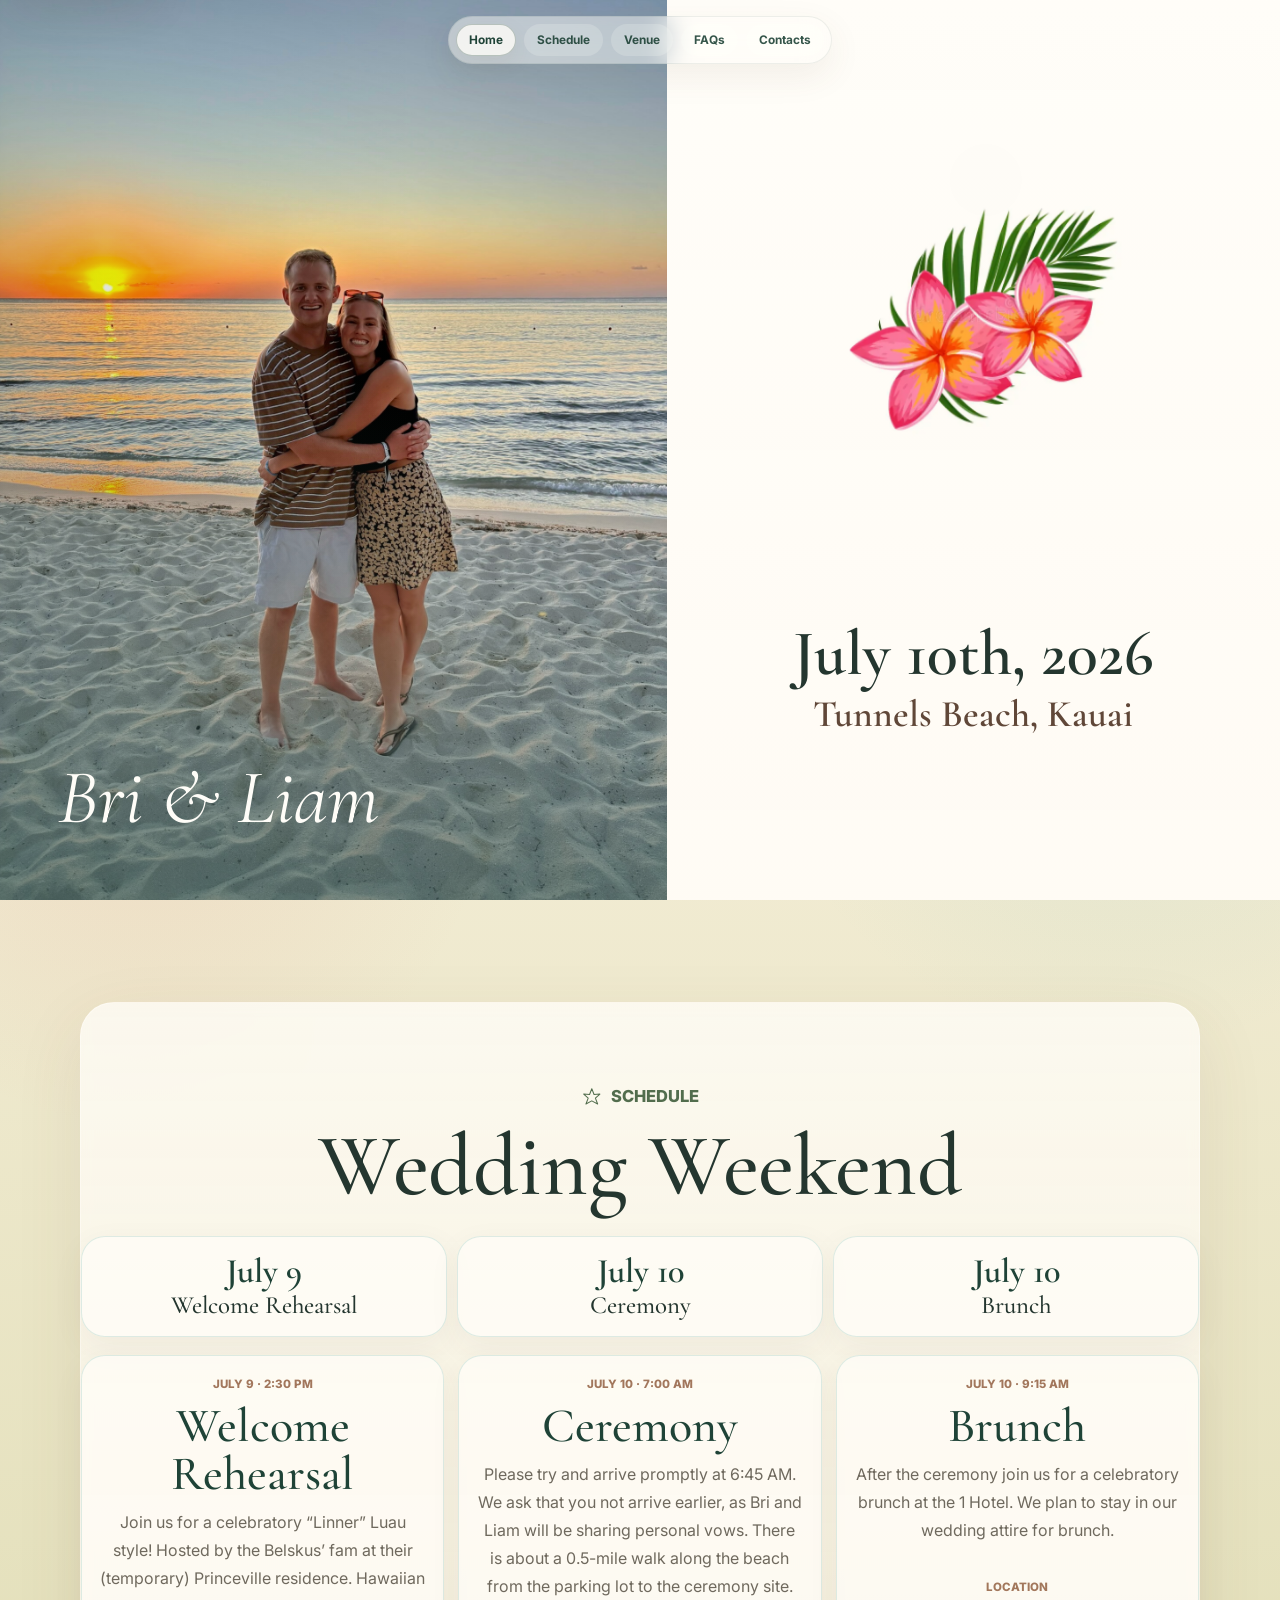
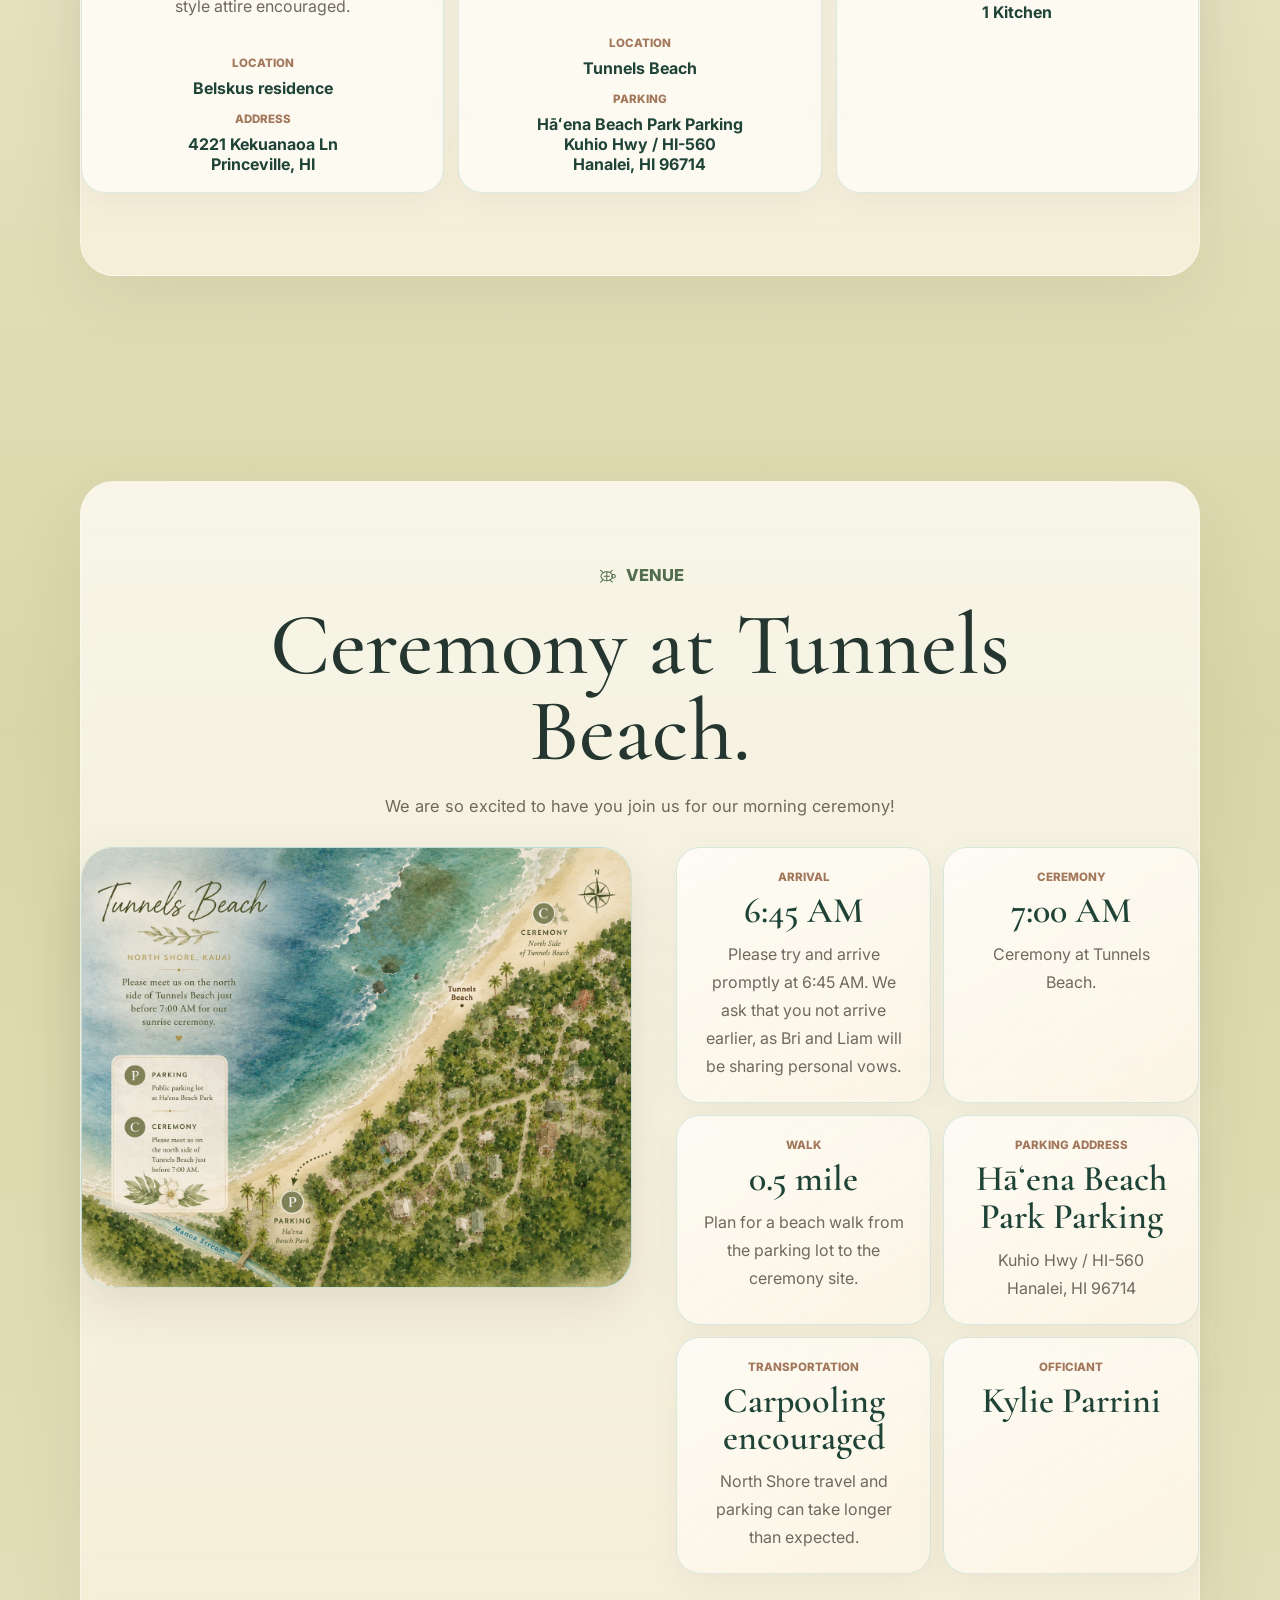
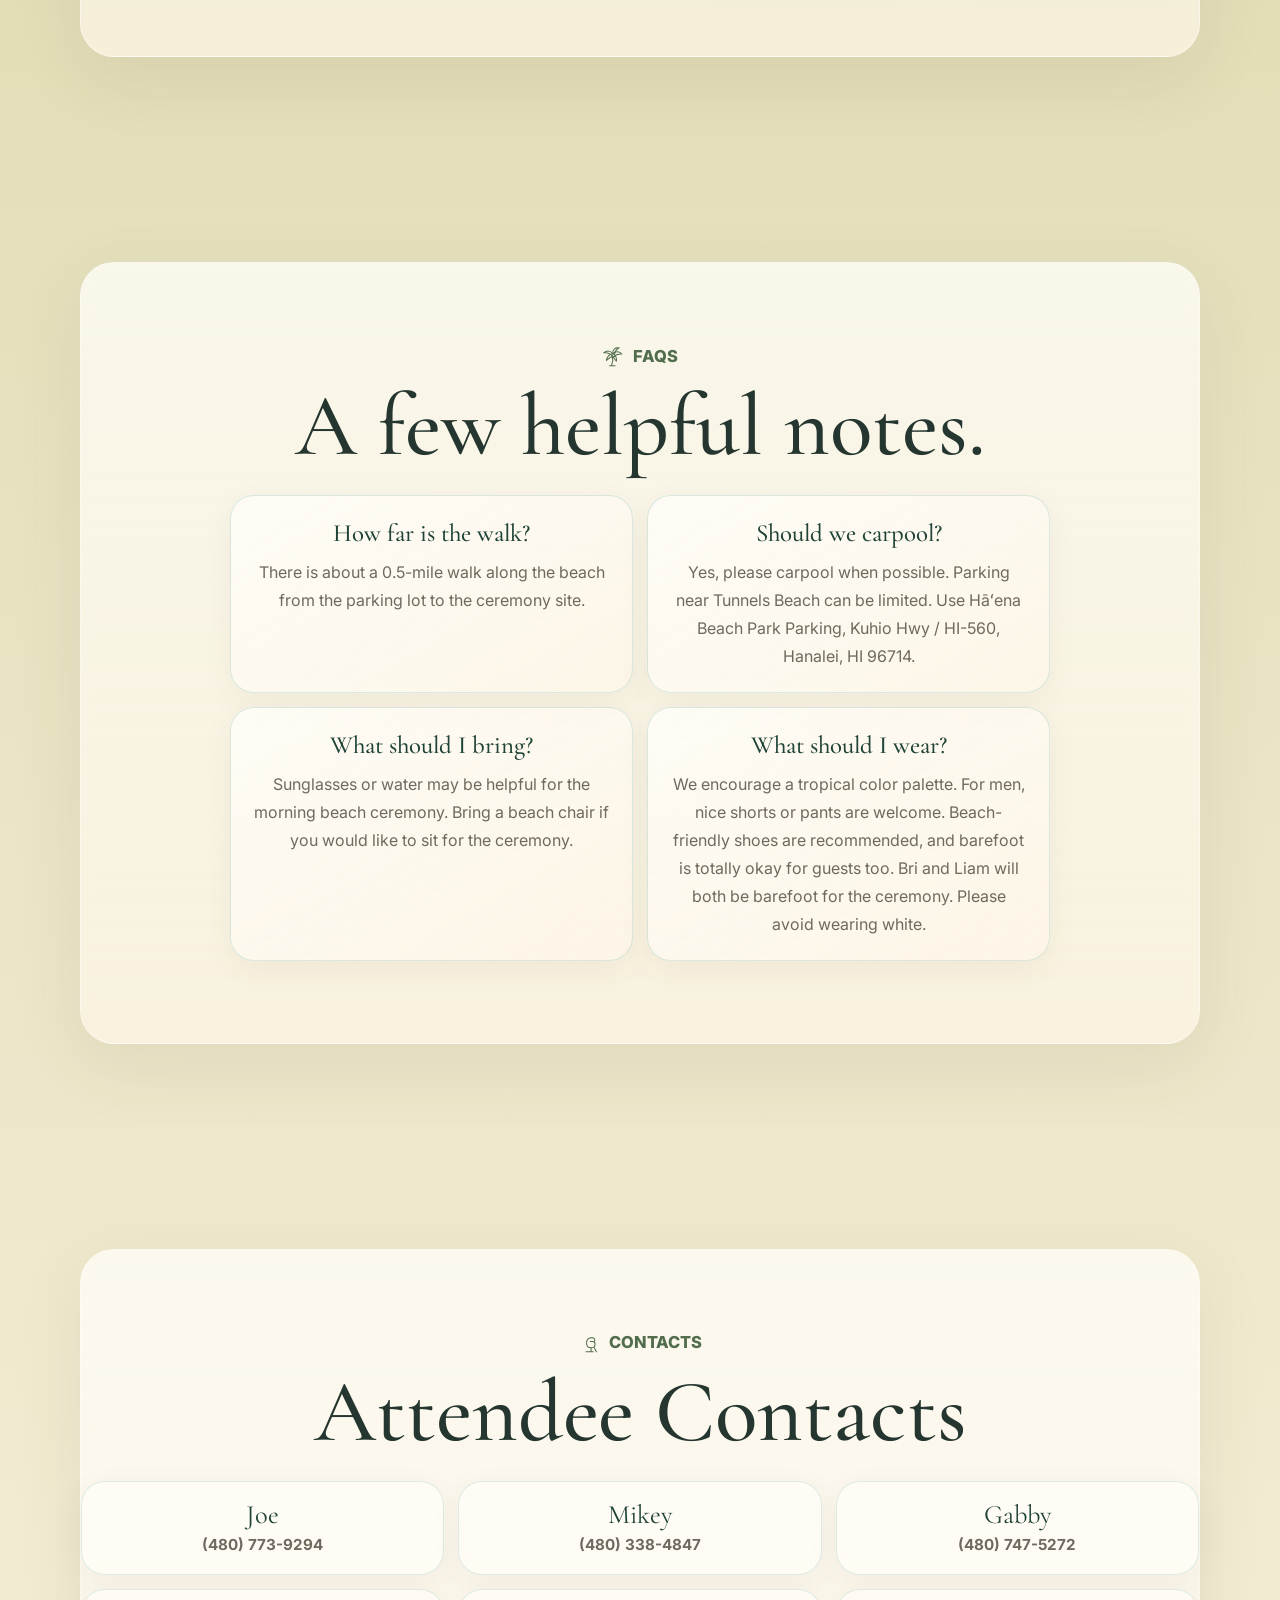
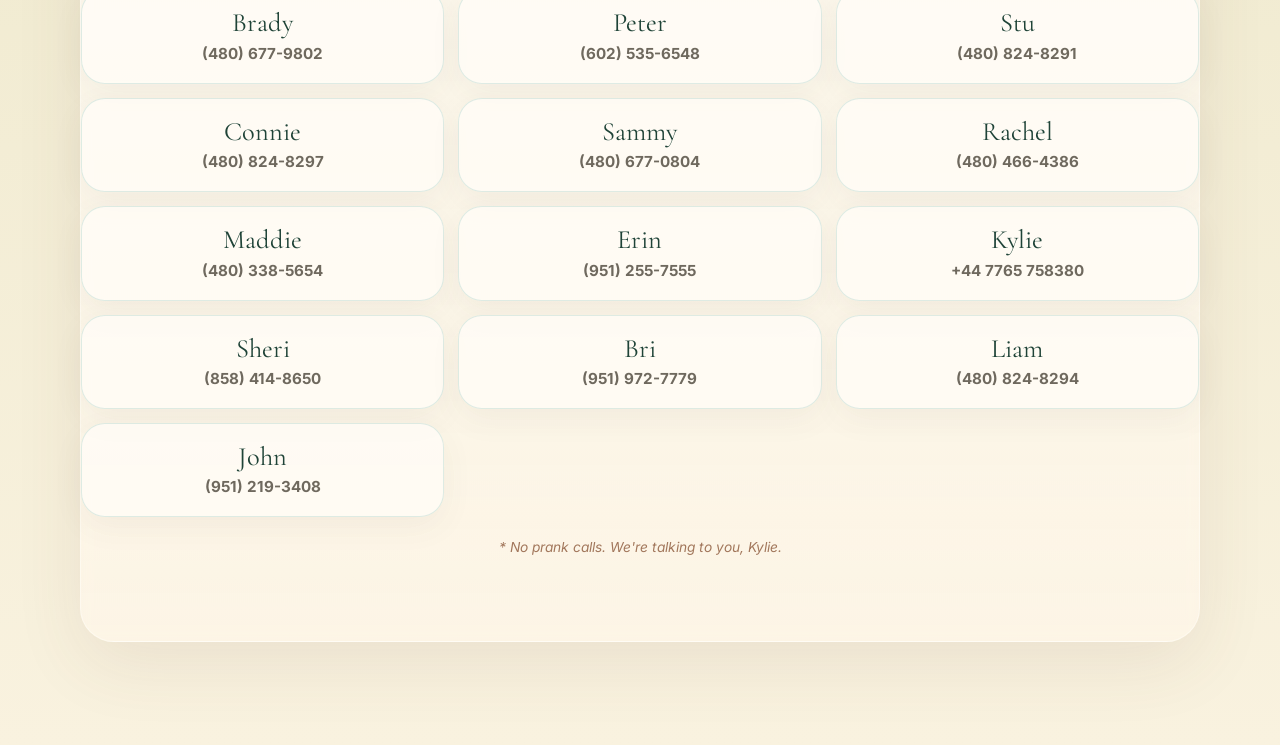
<file: index.html>
<!doctype html>
<html lang="en">
  <head>
    <meta charset="utf-8">
    <meta name="viewport" content="width=device-width, initial-scale=1">
    <meta
      name="description"
      content="Bri and Liam's intimate wedding weekend on Kauai's North Shore."
    >
    <!-- LINK PREVIEW: this controls the photo/title shown in texts and social shares. -->
    <meta property="og:title" content="Bri & Liam | North Shore Kauai">
    <meta property="og:description" content="A sunrise celebration at Tunnels Beach on Kauai's North Shore.">
    <meta property="og:type" content="website">
    <meta property="og:url" content="https://briandliam.com/">
    <meta property="og:image" content="https://briandliam.com/assets/bri-liam-link-preview.jpeg">
    <meta property="og:image:alt" content="Bri and Liam smiling together at Tunnels Beach in Kauai.">
    <meta property="og:image:width" content="768">
    <meta property="og:image:height" content="1024">
    <meta name="twitter:card" content="summary_large_image">
    <meta name="twitter:title" content="Bri & Liam | North Shore Kauai">
    <meta name="twitter:description" content="A sunrise celebration at Tunnels Beach on Kauai's North Shore.">
    <meta name="twitter:image" content="https://briandliam.com/assets/bri-liam-link-preview.jpeg">
    <title>Bri & Liam | North Shore Kauai</title>

    <!-- Fonts: update these Google Fonts links if you want a different typography direction. -->
    <link rel="preconnect" href="https://fonts.googleapis.com">
    <link rel="preconnect" href="https://fonts.gstatic.com" crossorigin>
    <link
      href="https://fonts.googleapis.com/css2?family=Cormorant+Garamond:ital,wght@0,400;0,500;0,600;1,400&family=Inter:wght@400;500;600;700&display=swap"
      rel="stylesheet"
    >
    <link rel="stylesheet" href="styles.css">
  </head>
  <body>
    <a class="skip-link" href="#main">Skip to content</a>

    <!-- DECORATIVE MOTIFS: reusable beach/tropical icons used in headings and the hero. -->
    <svg class="motif-sprite" aria-hidden="true" focusable="false">
      <symbol id="motif-shell" viewBox="0 0 48 48">
        <path d="M8 34c2-14 9-22 16-22s14 8 16 22" />
        <path d="M12 34h24M24 12v22M16 17l6 17M32 17l-6 17M10 39h28" />
      </symbol>
      <symbol id="motif-turtle" viewBox="0 0 48 48">
        <ellipse cx="24" cy="25" rx="13" ry="10" />
        <circle cx="39" cy="25" r="4" />
        <path d="M16 17l-6-5M16 33l-6 5M31 17l5-5M31 33l5 5M18 25h12M24 15v20" />
      </symbol>
      <symbol id="motif-hibiscus" viewBox="0 0 48 48">
        <path d="M24 24c-8-7-5-15 2-14 5 1 7 6 3 12 10-3 14 4 9 9-4 4-10 2-13-4 1 11-8 14-12 8-3-5 1-10 9-10-9-5-7-13 0-14 5-1 8 4 2 13Z" />
        <circle cx="24" cy="24" r="3" />
        <path d="M28 20l8-8" />
      </symbol>
      <symbol id="motif-fish" viewBox="0 0 48 48">
        <path d="M8 24c7-9 18-10 27 0-9 10-20 9-27 0Z" />
        <path d="M35 24l7-7v14l-7-7ZM17 20c3 3 3 5 0 8" />
        <circle cx="14" cy="23" r="1.5" />
      </symbol>
      <symbol id="motif-starfish" viewBox="0 0 48 48">
        <path d="M24 6l5 13 13-1-10 9 5 13-13-7-13 7 5-13L6 18l13 1 5-13Z" />
      </symbol>
      <symbol id="motif-waterfall" viewBox="0 0 48 48">
        <path d="M14 7h20M17 12c0 8 3 11 3 18M24 12c-2 8 2 13-1 22M31 12c-1 7 2 11-2 18" />
        <path d="M10 38c4-3 8-3 12 0s8 3 16 0" />
      </symbol>
      <symbol id="motif-flamingo" viewBox="0 0 48 48">
        <path d="M31 13c-8 0-12 5-12 12 0 6 4 10 10 10 5 0 9-3 9-8 0-3-2-6-6-6h-5" />
        <path d="M31 13c6 0 8 4 5 8M29 35v9M36 35l5 9M18 44h16" />
      </symbol>
      <symbol id="motif-palm" viewBox="0 0 48 48">
        <path d="M24 17c-6-7-14-7-20-2 8-1 14 1 20 8" />
        <path d="M24 17c-1-9 5-14 14-13-7 4-10 8-10 16" />
        <path d="M24 17c7-6 15-5 20 1-8-1-13 1-18 7" />
        <path d="M24 17c-8 1-13 7-14 15 5-5 10-8 17-9" />
        <path d="M24 17c6 3 9 9 8 17-3-5-6-8-10-11" />
        <path d="M23 22c2 8 1 15-2 22M17 44h12" />
      </symbol>
    </svg>

    <header class="site-header">
      <nav aria-label="Primary navigation">
        <button class="tab-button is-active" type="button" data-tab="home">Home</button>
        <button class="tab-button" type="button" data-tab="schedule">Schedule</button>
        <button class="tab-button" type="button" data-tab="venue">Venue</button>
        <button class="tab-button" type="button" data-tab="faqs">FAQs</button>
        <button class="tab-button" type="button" data-tab="contacts">Contacts</button>
      </nav>
    </header>

    <main id="main">
      <section class="page-panel title-panel" id="home-panel" data-panel="home">
        <div class="title-slide">
          <figure class="title-photo-panel">
            <!-- HOME PHOTO: replace this image in assets/ if you want a different title photo. -->
            <img src="assets/bri-liam-title-photo.jpeg" alt="Bri and Liam standing together on the beach at sunset.">
            <figcaption>
              <span>Bri & Liam</span>
            </figcaption>
          </figure>
          <div class="title-invite reveal">
            <img class="invite-floral" src="assets/title-tropical-flower.png" alt="">
            <div class="title-copy">
              <h1 id="hero-title" class="sr-only">Bri and Liam's Wedding</h1>
              <p class="title-date">July 10th, 2026</p>
              <p class="title-location">Tunnels Beach, Kauai</p>
            </div>
          </div>
        </div>
      </section>

      <section class="page-panel content-panel" id="schedule-panel" data-panel="schedule">
        <div class="section-wrap reveal">
          <div class="section-heading centered">
            <p class="eyebrow"><svg class="motif-icon" aria-hidden="true" focusable="false"><use href="#motif-starfish"></use></svg>Schedule</p>
            <h2>Wedding Weekend</h2>
          </div>
          <div class="schedule-strip" aria-label="Brief wedding weekend schedule">
            <span>
              <strong>July 9</strong>
              <em>Welcome Rehearsal</em>
            </span>
            <span>
              <strong>July 10</strong>
              <em>Ceremony</em>
            </span>
            <span>
              <strong>July 10</strong>
              <em>Brunch</em>
            </span>
          </div>
          <div class="schedule-card-grid">
            <article>
              <p class="date">July 9 · 2:30 PM</p>
              <h3>Welcome Rehearsal</h3>
              <p>Join us for a celebratory “Linner” Luau style! Hosted by the Belskus’ fam at their (temporary) Princeville residence. Hawaiian style attire encouraged.</p>
              <dl>
                <div>
                  <dt>Location</dt>
                  <dd>Belskus residence</dd>
                </div>
                <div>
                  <dt>Address</dt>
                  <dd>4221 Kekuanaoa Ln<br>Princeville, HI</dd>
                </div>
              </dl>
            </article>
            <article>
              <p class="date">July 10 · 7:00 AM</p>
              <h3>Ceremony</h3>
              <p>Please try and arrive promptly at 6:45 AM. We ask that you not arrive earlier, as Bri and Liam will be sharing personal vows. There is about a 0.5-mile walk along the beach from the parking lot to the ceremony site.</p>
              <dl>
                <div>
                  <dt>Location</dt>
                  <dd>Tunnels Beach</dd>
                </div>
                <div>
                  <dt>Parking</dt>
                  <dd>Hāʻena Beach Park Parking<br>Kuhio Hwy / HI-560<br>Hanalei, HI 96714</dd>
                </div>
              </dl>
            </article>
            <article>
              <p class="date">July 10 · 9:15 AM</p>
              <h3>Brunch</h3>
              <p>After the ceremony join us for a celebratory brunch at the 1 Hotel. We plan to stay in our wedding attire for brunch.</p>
              <dl>
                <div>
                  <dt>Location</dt>
                  <dd>1 Kitchen</dd>
                </div>
              </dl>
            </article>
          </div>
        </div>
      </section>

      <section class="page-panel content-panel" id="venue-panel" data-panel="venue">
        <div class="section-wrap reveal">
          <div class="section-heading centered">
            <p class="eyebrow"><svg class="motif-icon" aria-hidden="true" focusable="false"><use href="#motif-turtle"></use></svg>Venue</p>
            <h2>Ceremony at Tunnels Beach.</h2>
            <p>
              We are so excited to have you join us for our morning ceremony!
            </p>
          </div>
          <div class="venue-layout">
            <div class="map-card ceremony-map-card" aria-label="Ceremony map for Tunnels Beach">
              <!-- CEREMONY MAP: replace this image if parking or meeting details change. -->
              <img src="assets/tunnels-ceremony-map.png" alt="Illustrated ceremony map for Tunnels Beach and Hāʻena Beach Park parking.">
            </div>
            <div class="info-grid">
              <article>
                <span>Arrival</span>
                <strong>6:45 AM</strong>
                <p>Please try and arrive promptly at 6:45 AM. We ask that you not arrive earlier, as Bri and Liam will be sharing personal vows.</p>
              </article>
              <article>
                <span>Ceremony</span>
                <strong>7:00 AM</strong>
                <p>Ceremony at Tunnels Beach.</p>
              </article>
              <article>
                <span>Walk</span>
                <strong>0.5 mile</strong>
                <p>Plan for a beach walk from the parking lot to the ceremony site.</p>
              </article>
              <article>
                <span>Parking Address</span>
                <strong>Hāʻena Beach Park Parking</strong>
                <p>Kuhio Hwy / HI-560<br>Hanalei, HI 96714</p>
              </article>
              <article>
                <span>Transportation</span>
                <strong>Carpooling encouraged</strong>
                <p>North Shore travel and parking can take longer than expected.</p>
              </article>
              <article>
                <span>Officiant</span>
                <strong>Kylie Parrini</strong>
              </article>
            </div>
          </div>
        </div>
      </section>

      <section class="page-panel content-panel" id="faqs-panel" data-panel="faqs">
        <div class="section-wrap reveal">
          <div class="section-heading centered">
            <p class="eyebrow"><svg class="motif-icon" aria-hidden="true" focusable="false"><use href="#motif-palm"></use></svg>FAQs</p>
            <h2>A few helpful notes.</h2>
          </div>
          <div class="faq-grid">
            <article>
              <h3>How far is the walk?</h3>
              <p>There is about a 0.5-mile walk along the beach from the parking lot to the ceremony site.</p>
            </article>
            <article>
              <h3>Should we carpool?</h3>
              <p>Yes, please carpool when possible. Parking near Tunnels Beach can be limited. Use Hāʻena Beach Park Parking, Kuhio Hwy / HI-560, Hanalei, HI 96714.</p>
            </article>
            <article>
              <h3>What should I bring?</h3>
              <p>Sunglasses or water may be helpful for the morning beach ceremony. Bring a beach chair if you would like to sit for the ceremony.</p>
            </article>
            <article>
              <h3>What should I wear?</h3>
              <p>We encourage a tropical color palette. For men, nice shorts or pants are welcome. Beach-friendly shoes are recommended, and barefoot is totally okay for guests too. Bri and Liam will both be barefoot for the ceremony. Please avoid wearing white.</p>
            </article>
          </div>
        </div>
      </section>

      <section class="page-panel content-panel" id="contacts-panel" data-panel="contacts">
        <div class="attendee-contacts section-wrap reveal">
          <div class="section-heading centered">
            <p class="eyebrow"><svg class="motif-icon" aria-hidden="true" focusable="false"><use href="#motif-flamingo"></use></svg>Contacts</p>
            <h2 id="contacts-title">Attendee Contacts</h2>
          </div>
          <!-- ATTENDEE CONTACTS: update names/numbers here as needed. -->
          <div class="contact-grid">
            <article><span>Joe</span><a href="tel:+14807739294">(480) 773-9294</a></article>
            <article><span>Mikey</span><a href="tel:+14803384847">(480) 338-4847</a></article>
            <article><span>Gabby</span><a href="tel:+14807475272">(480) 747-5272</a></article>
            <article><span>Brady</span><a href="tel:+14806779802">(480) 677-9802</a></article>
            <article><span>Peter</span><a href="tel:+16025356548">(602) 535-6548</a></article>
            <article><span>Stu</span><a href="tel:+14808248291">(480) 824-8291</a></article>
            <article><span>Connie</span><a href="tel:+14808248297">(480) 824-8297</a></article>
            <article><span>Sammy</span><a href="tel:+14806770804">(480) 677-0804</a></article>
            <article><span>Rachel</span><a href="tel:+14804664386">(480) 466-4386</a></article>
            <article><span>Maddie</span><a href="tel:+14803385654">(480) 338-5654</a></article>
            <article><span>Erin</span><a href="tel:+19512557555">(951) 255-7555</a></article>
            <article><span>Kylie</span><a href="tel:+447765758380">+44 7765 758380</a></article>
            <article><span>Sheri</span><a href="tel:+18584148650">(858) 414-8650</a></article>
            <article><span>Bri</span><a href="tel:+19519727779">(951) 972-7779</a></article>
            <article><span>Liam</span><a href="tel:+14808248294">(480) 824-8294</a></article>
            <article><span>John</span><a href="tel:+19512193408">(951) 219-3408</a></article>
          </div>
          <p class="contact-note">* No prank calls. We're talking to you, Kylie.</p>
        </div>
      </section>
    </main>

    <script>
      const tabButtons = document.querySelectorAll(".tab-button");
      const pagePanels = document.querySelectorAll(".page-panel");

      function setActiveButton(tabName) {
        tabButtons.forEach((button) => {
          const isActive = button.dataset.tab === tabName;
          button.classList.toggle("is-active", isActive);
        });
      }

      function goToSection(tabName) {
        const panel = document.querySelector(`[data-panel="${tabName}"]`);
        if (!panel) return;
        setActiveButton(tabName);
        panel.scrollIntoView({ behavior: "smooth", block: "start" });
      }

      tabButtons.forEach((button) => {
        button.addEventListener("click", () => goToSection(button.dataset.tab));
      });

      const observer = new IntersectionObserver((entries) => {
        const visible = entries
          .filter((entry) => entry.isIntersecting)
          .sort((a, b) => b.intersectionRatio - a.intersectionRatio)[0];
        if (visible) setActiveButton(visible.target.dataset.panel);
      }, { threshold: [0.35, 0.6] });

      pagePanels.forEach((panel) => {
        observer.observe(panel);
      });
    </script>
  </body>
</html>
</file>
<file: styles.css>
/* Bri & Liam wedding site
   Edit colors, spacing, and typography here. Content updates live in index.html. */

:root {
  --cream: #fff7ea;
  --warm-white: #fffdf8;
  --sand: #efd8b8;
  --beige: #dfc6a4;
  --taupe: #a2775c;
  --cocoa: #604738;
  --ink: #24362f;
  --muted: #6f695e;
  --sage: #9ab889;
  --olive: #526d4d;
  --deep-green: #1f4337;
  --ocean: #74b7ae;
  --soft-blue: #d7f0eb;
  --coral: #dd8c78;
  --hibiscus: #c96f83;
  --sun: #f2c875;
  --line: rgba(44, 44, 36, 0.14);
  --shadow: 0 18px 50px rgba(73, 58, 43, 0.12);
  --radius: 24px;
}

* {
  box-sizing: border-box;
  letter-spacing: 0;
}

html {
  scroll-behavior: smooth;
}

body {
  position: relative;
  margin: 0;
  background:
    radial-gradient(circle at 11% 14%, rgba(221, 140, 120, 0.16), transparent 22rem),
    radial-gradient(circle at 88% 12%, rgba(116, 183, 174, 0.16), transparent 24rem),
    linear-gradient(180deg, var(--cream), #d9d7a9 42%, #f9f2df 100%);
  color: var(--ink);
  font-family: Inter, system-ui, -apple-system, BlinkMacSystemFont, "Segoe UI", sans-serif;
}

body::before {
  content: "";
  position: fixed;
  inset: 0;
  z-index: -1;
  pointer-events: none;
  background:
    radial-gradient(ellipse at 0% 68%, rgba(205, 50, 74, 0.16), transparent 15rem),
    radial-gradient(ellipse at 7% 72%, rgba(31, 96, 44, 0.2), transparent 16rem),
    radial-gradient(ellipse at 100% 28%, rgba(31, 96, 44, 0.18), transparent 14rem),
    radial-gradient(ellipse at 92% 31%, rgba(236, 70, 105, 0.14), transparent 12rem),
    linear-gradient(118deg, transparent 0 15%, rgba(31, 96, 44, 0.08) 15.4% 16.2%, transparent 16.6%),
    linear-gradient(66deg, transparent 0 82%, rgba(31, 96, 44, 0.08) 82.4% 83.2%, transparent 83.6%),
    repeating-linear-gradient(96deg, transparent 0 36px, rgba(31, 67, 55, 0.03) 37px 38px, transparent 39px 72px);
  opacity: 0.9;
}

img {
  display: block;
  max-width: 100%;
}

a {
  color: inherit;
  text-decoration: none;
}

button {
  color: inherit;
  font: inherit;
}

p {
  margin-top: 0;
  color: var(--muted);
  line-height: 1.75;
}

h1,
h2,
h3 {
  margin-top: 0;
  color: var(--ink);
  font-family: "Cormorant Garamond", Georgia, serif;
  font-weight: 500;
}

.skip-link {
  position: fixed;
  top: 12px;
  left: 12px;
  z-index: 100;
  transform: translateY(-160%);
  padding: 10px 14px;
  background: var(--warm-white);
  border-radius: 999px;
  box-shadow: var(--shadow);
}

.skip-link:focus {
  transform: translateY(0);
}

.sr-only {
  position: absolute;
  width: 1px;
  height: 1px;
  overflow: hidden;
  clip: rect(0, 0, 0, 0);
  white-space: nowrap;
}

.motif-sprite {
  position: absolute;
  width: 0;
  height: 0;
  overflow: hidden;
}

.site-header {
  position: fixed;
  top: 16px;
  left: 50%;
  right: auto;
  z-index: 20;
  display: flex;
  align-items: center;
  justify-content: center;
  width: min(calc(100% - 28px), 560px);
  padding: 0;
  color: var(--deep-green);
  background: transparent;
  border: 0;
  transform: translateX(-50%);
}

.brand {
  padding: 0;
  background: transparent;
  border: 0;
  cursor: pointer;
  font-family: "Cormorant Garamond", Georgia, serif;
  font-size: clamp(1.3rem, 4vw, 1.65rem);
  font-style: italic;
}

nav {
  display: flex;
  align-items: center;
  justify-content: center;
  gap: 8px;
  width: auto;
  padding: 7px;
  background: rgba(255, 253, 248, 0.46);
  border: 1px solid rgba(31, 67, 55, 0.08);
  border-radius: 999px;
  box-shadow: 0 12px 34px rgba(96, 71, 56, 0.08);
  backdrop-filter: blur(14px);
  font-size: 0.74rem;
  font-weight: 700;
  text-transform: uppercase;
}

nav button {
  padding: 8px 12px;
  background: rgba(255, 253, 248, 0.2);
  border: 1px solid transparent;
  border-radius: 999px;
  cursor: pointer;
  opacity: 0.9;
}

nav button:hover,
nav button:focus-visible,
nav button.is-active {
  background: rgba(255, 253, 248, 0.8);
  border-color: rgba(31, 67, 55, 0.28);
  opacity: 1;
}

nav button.is-active {
  box-shadow: 0 8px 22px rgba(96, 71, 56, 0.08);
}

.page-panel {
  min-height: 100svh;
  scroll-margin-top: 74px;
}

.content-panel {
  display: grid;
  align-items: center;
  padding: clamp(72px, 8vw, 112px) 0;
}

.title-slide {
  position: relative;
  min-height: 100svh;
  display: grid;
  grid-template-columns: minmax(0, 1fr) minmax(360px, 0.92fr);
  overflow: hidden;
  padding: 0;
  background: var(--warm-white);
  isolation: isolate;
}

.title-slide::before {
  content: "";
  position: absolute;
  inset: 0;
  z-index: -2;
  background:
    radial-gradient(ellipse at 78% 6%, rgba(82, 109, 77, 0.13), transparent 18rem),
    radial-gradient(ellipse at 92% 98%, rgba(201, 111, 131, 0.12), transparent 18rem);
}

.title-slide::after {
  display: none;
}

.title-photo-panel {
  position: relative;
  min-height: 100svh;
  overflow: hidden;
}

.title-photo-panel img {
  width: 100%;
  height: 100%;
  min-height: 100svh;
  object-fit: cover;
  object-position: center;
}

.title-photo-panel::after {
  content: "";
  position: absolute;
  inset: 0;
  background:
    linear-gradient(180deg, transparent 42%, rgba(31, 67, 55, 0.52)),
    linear-gradient(90deg, rgba(31, 67, 55, 0.16), transparent 62%);
}

.title-photo-panel figcaption {
  position: absolute;
  left: clamp(24px, 5vw, 58px);
  bottom: clamp(26px, 6vw, 68px);
  z-index: 2;
  color: var(--warm-white);
}

.title-photo-panel span {
  display: block;
  font-family: "Cormorant Garamond", Georgia, serif;
  font-size: clamp(2.4rem, 6vw, 5.6rem);
  font-style: italic;
  line-height: 0.9;
}

.title-photo-panel small {
  display: block;
  margin-top: 8px;
  font-size: 0.82rem;
  font-weight: 700;
  text-transform: uppercase;
}

.title-invite {
  position: relative;
  min-height: 100svh;
  display: grid;
  place-items: center;
  overflow: hidden;
  padding: clamp(48px, 7vw, 92px);
  text-align: center;
  background:
    linear-gradient(180deg, rgba(255, 253, 248, 0.98), rgba(255, 251, 244, 0.96)),
    radial-gradient(circle at 52% 20%, rgba(116, 183, 174, 0.1), transparent 13rem);
}

.title-copy {
  display: grid;
  justify-items: center;
  width: min(440px, 100%);
  margin: 0 auto;
}

.invite-floral {
  width: min(310px, 76%);
  margin: 0 auto clamp(18px, 3.2vw, 34px);
  mix-blend-mode: multiply;
}

.title-date {
  margin: 0 0 10px;
  color: var(--ink);
  font-family: "Cormorant Garamond", Georgia, serif;
  font-size: clamp(2.3rem, 5vw, 4.25rem);
  font-weight: 600;
  line-height: 0.95;
  text-align: center;
}

.title-location {
  margin-bottom: 0;
  color: var(--cocoa);
  font-family: "Cormorant Garamond", Georgia, serif;
  font-size: clamp(1.55rem, 3vw, 2.35rem);
  font-weight: 600;
  line-height: 1.05;
  text-align: center;
}

.schedule-strip {
  display: grid;
  grid-template-columns: repeat(3, minmax(0, 1fr));
  gap: 10px;
  margin: 0 0 18px;
}

.schedule-strip span,
.schedule-card-grid article {
  display: grid;
  justify-items: center;
  align-content: start;
  padding: 18px;
  background: rgba(255, 253, 248, 0.76);
  border: 1px solid rgba(116, 183, 174, 0.24);
  border-radius: var(--radius);
  box-shadow: 0 10px 32px rgba(93, 74, 59, 0.06);
  text-align: center;
}

.schedule-strip strong {
  display: block;
  color: var(--deep-green);
  font-family: "Cormorant Garamond", Georgia, serif;
  font-size: clamp(1.7rem, 3vw, 2.15rem);
  font-weight: 600;
  line-height: 0.95;
}

.schedule-strip em {
  display: block;
  margin-top: 6px;
  color: var(--ink);
  font-family: "Cormorant Garamond", Georgia, serif;
  font-size: clamp(1.25rem, 2.2vw, 1.55rem);
  font-style: normal;
  font-weight: 500;
  line-height: 1;
}

.schedule-card-grid {
  display: grid;
  grid-template-columns: repeat(3, minmax(0, 1fr));
  gap: 14px;
}

.schedule-card-grid h3 {
  margin-bottom: 10px;
  color: var(--deep-green);
  font-size: clamp(2rem, 4vw, 3rem);
  line-height: 1;
}

.schedule-card-grid dl {
  justify-items: center;
  margin-top: 20px;
}

.venue-layout {
  display: grid;
  grid-template-columns: minmax(0, 1fr) minmax(320px, 0.95fr);
  gap: clamp(20px, 4vw, 44px);
  align-items: start;
}

.hero {
  position: relative;
  min-height: 92svh;
  display: grid;
  align-items: center;
  overflow: hidden;
  padding: 96px clamp(18px, 6vw, 72px) clamp(44px, 9vw, 96px);
  background:
    linear-gradient(180deg, rgba(255, 253, 248, 0.72), transparent 32%),
    radial-gradient(ellipse at 18% 22%, rgba(242, 200, 117, 0.42), transparent 26rem),
    linear-gradient(135deg, #fff5df 0%, #f6cda6 32%, #bfe8df 61%, #f9e5c6 100%);
  isolation: isolate;
}

.hero::before,
.hero::after,
.hero-art {
  position: absolute;
  inset: 0;
}

.hero::before {
  content: "";
  z-index: -2;
  background:
    linear-gradient(155deg, transparent 0 48%, rgba(255, 253, 248, 0.42) 48.2% 50%, transparent 50.2%),
    repeating-linear-gradient(168deg, rgba(255, 253, 248, 0.22) 0 1px, transparent 1px 18px);
  opacity: 0.72;
}

.hero::after {
  content: "";
  z-index: -1;
  top: auto;
  height: 38%;
  background:
    radial-gradient(120% 75% at 50% 8%, rgba(255, 253, 248, 0.72), transparent 42%),
    linear-gradient(180deg, rgba(255, 253, 248, 0), rgba(239, 216, 184, 0.9));
  clip-path: ellipse(78% 46% at 48% 100%);
}

.hero-art {
  pointer-events: none;
  color: rgba(31, 67, 55, 0.22);
}

.hero-motif {
  position: absolute;
  width: clamp(58px, 10vw, 118px);
  height: clamp(58px, 10vw, 118px);
  fill: none;
  stroke: currentColor;
  stroke-width: 2.2;
  stroke-linecap: round;
  stroke-linejoin: round;
}

.hero-shell-one {
  left: 7%;
  bottom: 14%;
  color: rgba(162, 119, 92, 0.34);
  transform: rotate(-12deg);
}

.hero-turtle {
  right: 13%;
  bottom: 22%;
  color: rgba(82, 109, 77, 0.34);
  transform: rotate(10deg);
}

.hero-flower {
  right: 7%;
  top: 21%;
  color: rgba(201, 111, 131, 0.36);
  transform: rotate(16deg);
}

.hero-flamingo {
  left: 14%;
  top: 24%;
  color: rgba(221, 140, 120, 0.36);
  transform: rotate(-8deg);
}

.hero-starfish {
  left: 47%;
  bottom: 7%;
  color: rgba(242, 200, 117, 0.46);
  transform: rotate(18deg);
}

.hero-waterfall {
  right: 29%;
  top: 15%;
  color: rgba(116, 183, 174, 0.36);
  transform: rotate(6deg);
}

.hero-content {
  position: relative;
  max-width: 880px;
}

.kicker,
.eyebrow {
  margin: 0 0 14px;
  color: var(--olive);
  font-size: 0.74rem;
  font-weight: 800;
  line-height: 1.45;
  text-transform: uppercase;
}

.hero .kicker {
  color: var(--olive);
}

h1 {
  margin-bottom: 16px;
  color: var(--deep-green);
  font-size: clamp(5rem, 18vw, 13rem);
  font-style: italic;
  font-weight: 500;
  line-height: 0.8;
  text-shadow: 0 18px 38px rgba(96, 71, 56, 0.12);
}

.hero-meta {
  max-width: 560px;
  margin-bottom: 0;
  color: var(--cocoa);
  font-size: clamp(1.05rem, 3vw, 1.45rem);
  font-weight: 600;
}

.section-wrap {
  width: min(1120px, calc(100% - 36px));
  margin: 0 auto;
  padding: clamp(46px, 7vw, 82px) 0;
  background:
    linear-gradient(180deg, rgba(255, 253, 248, 0.78), rgba(255, 247, 234, 0.66));
  border: 1px solid rgba(255, 253, 248, 0.48);
  border-radius: 34px;
  box-shadow: 0 22px 70px rgba(96, 71, 56, 0.09);
  backdrop-filter: blur(6px);
}

.page-section {
  scroll-margin-top: 86px;
}

.intro {
  display: grid;
  grid-template-columns: 1.1fr 0.9fr;
  gap: clamp(28px, 7vw, 84px);
}

.motif-icon {
  width: 1.35rem;
  height: 1.35rem;
  margin-right: 9px;
  fill: none;
  stroke: currentColor;
  stroke-width: 2.3;
  stroke-linecap: round;
  stroke-linejoin: round;
  vertical-align: -0.34rem;
}

h2 {
  margin-bottom: 0;
  font-size: clamp(2.8rem, 8vw, 5.5rem);
  line-height: 0.98;
}

.intro-copy {
  align-self: end;
}

.welcome-detail {
  grid-column: 1 / -1;
  justify-self: end;
  width: min(520px, 100%);
  margin-top: clamp(18px, 4vw, 34px);
}

.welcome-detail img {
  width: 100%;
  aspect-ratio: 5 / 4;
  object-fit: cover;
  border-radius: 28px;
  box-shadow: var(--shadow);
}

.intro-copy p,
.section-heading p,
.feature-card p,
.welcome-copy p,
.dress-code p {
  font-size: 1.03rem;
}

.details-panel,
.feature,
.map-section {
  display: grid;
  grid-template-columns: minmax(0, 0.9fr) minmax(320px, 1.1fr);
  gap: clamp(30px, 7vw, 84px);
  border-top: 1px solid var(--line);
}

.section-heading {
  align-self: start;
}

.centered {
  max-width: 780px;
  margin: 0 auto 26px;
  text-align: center;
}

.section-heading h2 + p {
  margin-top: 18px;
}

.info-grid {
  display: grid;
  grid-template-columns: repeat(2, minmax(0, 1fr));
  gap: 12px;
}

.info-grid article,
.feature-card,
.faq-grid article,
.rec-grid article {
  display: grid;
  justify-items: center;
  align-content: start;
  min-height: 100%;
  padding: 22px;
  background:
    linear-gradient(145deg, rgba(255, 253, 248, 0.82), rgba(255, 247, 234, 0.58));
  border: 1px solid rgba(116, 183, 174, 0.26);
  border-radius: var(--radius);
  box-shadow: 0 10px 32px rgba(93, 74, 59, 0.06);
  text-align: center;
}

.info-grid span,
dt,
.date,
.time {
  display: block;
  margin-bottom: 8px;
  color: var(--taupe);
  font-size: 0.72rem;
  font-weight: 800;
  text-transform: uppercase;
}

.info-grid strong,
.large-detail {
  display: block;
  color: var(--deep-green);
  font-family: "Cormorant Garamond", Georgia, serif;
  font-size: clamp(1.55rem, 4vw, 2.25rem);
  font-weight: 600;
  line-height: 1.05;
}

.info-grid p,
.feature-card p:last-child {
  margin: 10px 0 0;
}

.feature {
  align-items: center;
}

.feature-card {
  padding: clamp(28px, 5vw, 48px);
}

.large-detail {
  margin-bottom: 18px;
  color: var(--olive);
  font-size: clamp(3rem, 8vw, 5.2rem);
}

.welcome-event {
  width: min(1180px, calc(100% - 36px));
  margin: 0 auto;
  display: grid;
  grid-template-columns: minmax(0, 0.95fr) minmax(320px, 0.85fr);
  gap: clamp(22px, 5vw, 58px);
  align-items: center;
  padding: clamp(28px, 5vw, 58px);
  background:
    radial-gradient(circle at 12% 8%, rgba(221, 140, 120, 0.18), transparent 18rem),
    linear-gradient(135deg, #fff1df, #e5f2de 54%, #d9eee9);
  border-radius: 32px;
}

.welcome-image img {
  width: 100%;
  aspect-ratio: 4 / 5;
  object-fit: cover;
  border-radius: 28px;
  box-shadow: var(--shadow);
}

.welcome-copy h2 {
  margin-bottom: 18px;
}

.small-note {
  color: var(--cocoa);
}

dl {
  display: grid;
  gap: 14px;
  margin: 28px 0 0;
}

dd {
  margin: 0;
  color: var(--deep-green);
  font-weight: 700;
}

.timeline {
  display: grid;
  max-width: 860px;
  margin: 0 auto;
  border-top: 1px solid var(--line);
}

.timeline article {
  display: grid;
  grid-template-columns: 110px 1fr;
  gap: clamp(18px, 5vw, 44px);
  padding: 22px 0;
  border-bottom: 1px solid var(--line);
}

.timeline h3,
.rec-grid h3 {
  margin-bottom: 8px;
  color: var(--deep-green);
  font-size: 1.55rem;
}

.timeline p:last-child,
.faq-grid p,
.rec-grid p {
  margin-bottom: 0;
}

.dress-code {
  max-width: 900px;
  text-align: center;
}

.dress-code h2 {
  margin-bottom: 22px;
}

.faq-grid,
.rec-grid,
.contact-grid {
  display: grid;
  grid-template-columns: repeat(3, minmax(0, 1fr));
  gap: 14px;
  align-items: stretch;
  justify-content: center;
}

.faq-grid {
  grid-template-columns: repeat(2, minmax(240px, 1fr));
  max-width: 820px;
  margin: 0 auto;
}

.faq-grid h3 {
  margin-bottom: 10px;
  color: var(--deep-green);
  font-size: 1.55rem;
}

.map-card {
  overflow: hidden;
  background: linear-gradient(145deg, #fff1dc, #d9eee9);
  border: 1px solid rgba(116, 183, 174, 0.3);
  border-radius: 32px;
  box-shadow: var(--shadow);
}

.map-card img {
  display: block;
  width: 100%;
}

.ceremony-map-card img {
  height: 100%;
  object-fit: cover;
}

figure {
  margin: 0;
}

.attendee-contacts {
  border-top: 0;
}

.contact-grid article {
  display: grid;
  justify-items: center;
  padding: 20px;
  background: rgba(255, 253, 248, 0.76);
  border: 1px solid rgba(116, 183, 174, 0.24);
  border-radius: var(--radius);
  box-shadow: 0 10px 32px rgba(93, 74, 59, 0.06);
  text-align: center;
}

.contact-grid span,
.contact-grid a {
  display: block;
}

.contact-grid span {
  margin-bottom: 7px;
  color: var(--deep-green);
  font-family: "Cormorant Garamond", Georgia, serif;
  font-size: 1.65rem;
  line-height: 1;
}

.contact-grid a {
  color: var(--muted);
  font-size: 0.95rem;
  font-weight: 700;
}

.contact-grid a:hover,
.contact-grid a:focus-visible {
  color: var(--olive);
  text-decoration: underline;
  text-underline-offset: 3px;
}

.contact-note {
  margin: 18px 0 0;
  color: var(--taupe);
  font-size: 0.86rem;
  font-style: italic;
  text-align: center;
}

.reveal {
  animation: fadeUp 0.9s ease both;
}

@keyframes fadeUp {
  from {
    opacity: 0;
    transform: translateY(18px);
  }

  to {
    opacity: 1;
    transform: translateY(0);
  }
}

@media (prefers-reduced-motion: reduce) {
  html {
    scroll-behavior: auto;
  }

  .reveal {
    animation: none;
  }
}

@media (max-width: 860px) {
  .site-header {
    align-items: center;
  }

  nav {
    max-width: 250px;
    flex-wrap: wrap;
  }

  .intro,
  .details-panel,
  .feature,
  .welcome-event,
  .map-section,
  .venue-layout {
    grid-template-columns: 1fr;
  }

  .welcome-event {
    padding: 20px;
    border-radius: 26px;
  }

  .title-slide {
    grid-template-columns: 1fr;
  }

  .title-photo-panel,
  .title-photo-panel img {
    min-height: 44svh;
  }

  .title-invite {
    min-height: auto;
    padding: 64px 24px 76px;
  }

  .info-grid,
  .faq-grid,
  .rec-grid,
  .contact-grid,
  .schedule-card-grid,
  .schedule-strip {
    grid-template-columns: 1fr;
  }
}

@media (max-width: 560px) {
  .site-header {
    top: 10px;
    align-items: center;
    width: min(calc(100% - 16px), 420px);
    padding: 0;
  }

  nav {
    justify-content: center;
    gap: 6px;
    font-size: 0.68rem;
  }

  nav button {
    padding: 7px 9px;
  }

  .title-slide {
    min-height: 100svh;
  }

  .title-photo-panel,
  .title-photo-panel img {
    min-height: 42svh;
  }

  .title-photo-panel figcaption {
    left: 22px;
    bottom: 24px;
  }

  .title-photo-panel span {
    font-size: 3rem;
  }

  .title-invite {
    padding: 44px 22px 52px;
  }

  .invite-floral {
    width: min(210px, 72%);
    margin-bottom: 18px;
  }

  .title-date {
    margin-bottom: 8px;
    font-size: clamp(2rem, 10.5vw, 3rem);
  }

  .title-location {
    font-size: clamp(1.35rem, 6.2vw, 1.9rem);
  }

  .hero {
    min-height: 82svh;
    align-items: start;
    padding: 116px 18px 44px;
  }

  .hero-art {
    opacity: 0.78;
  }

  .hero-flamingo,
  .hero-waterfall {
    display: none;
  }

  h1 {
    margin-bottom: 12px;
    font-size: 4.65rem;
    font-style: italic;
    line-height: 0.86;
  }

  .hero-content {
    max-width: 420px;
  }

  .timeline article {
    grid-template-columns: 1fr;
    gap: 6px;
  }

  .map-card {
    border-radius: 22px;
  }

}
</file>
